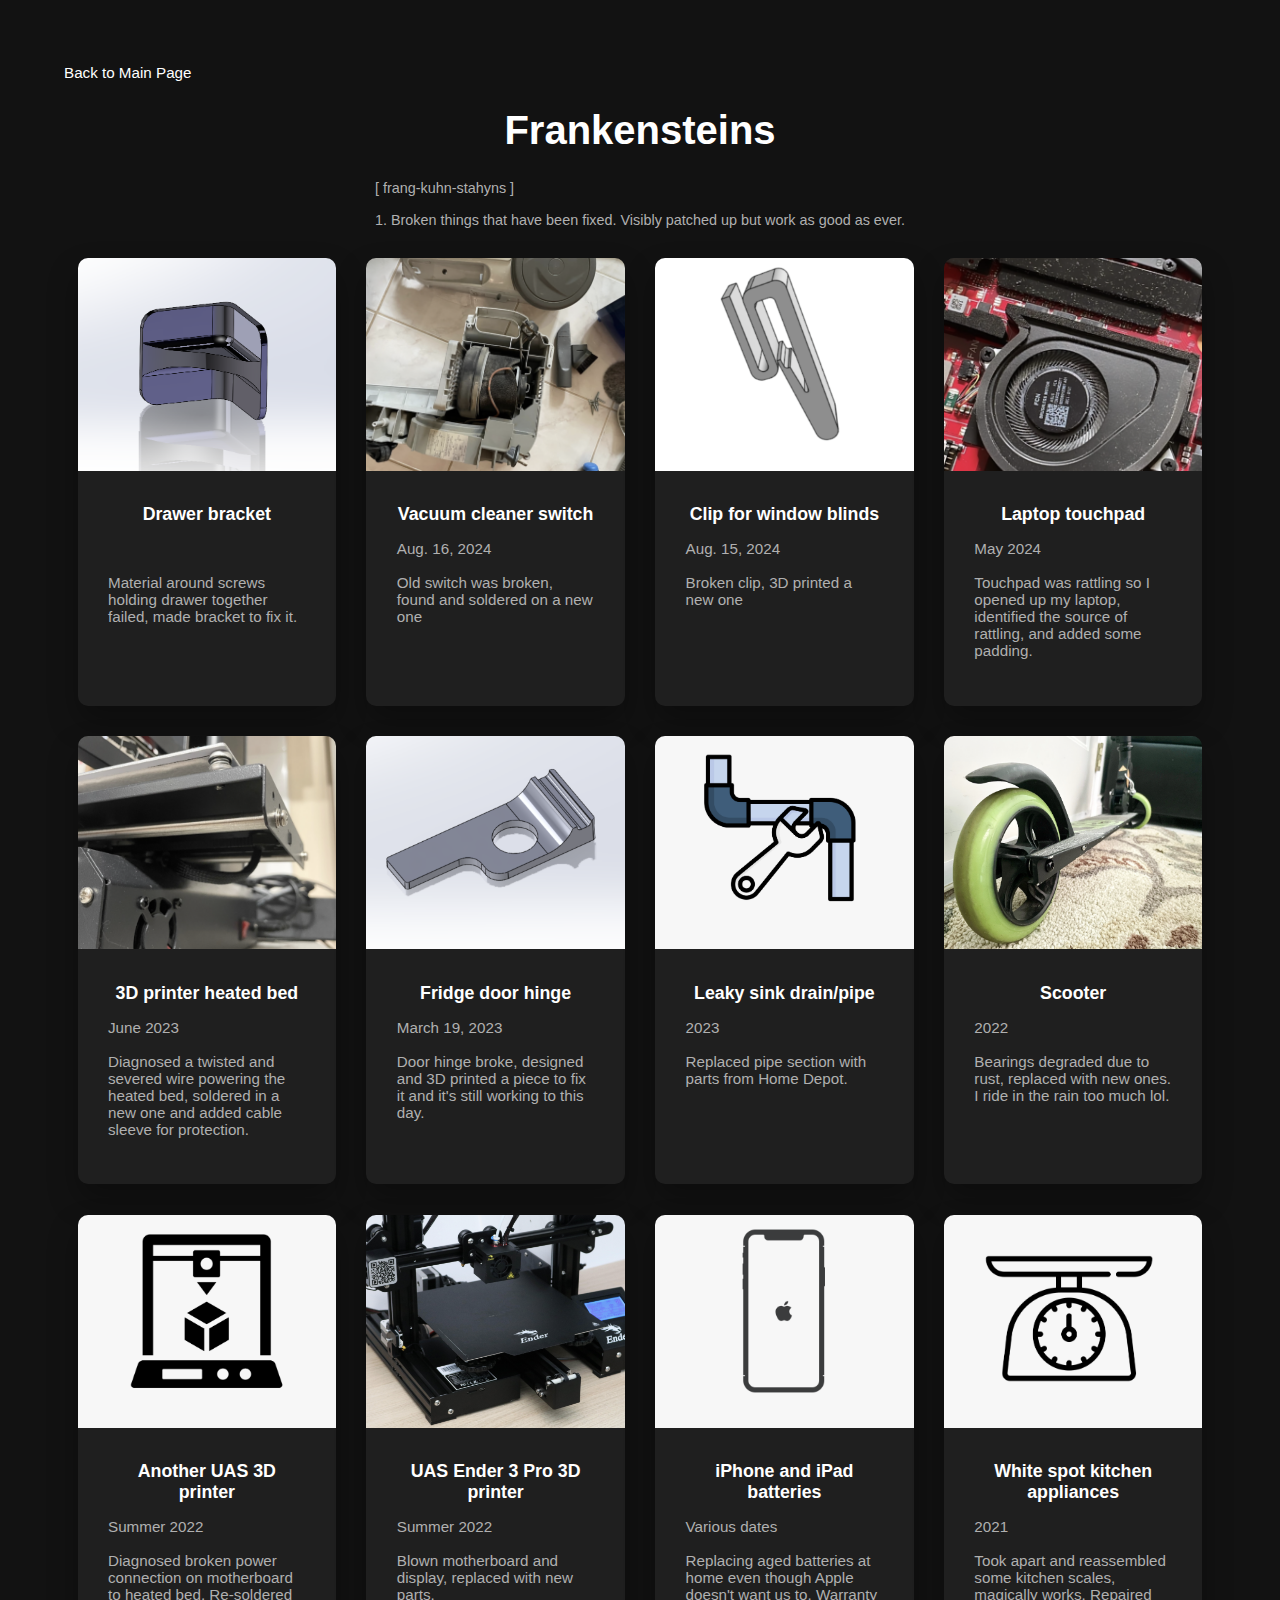
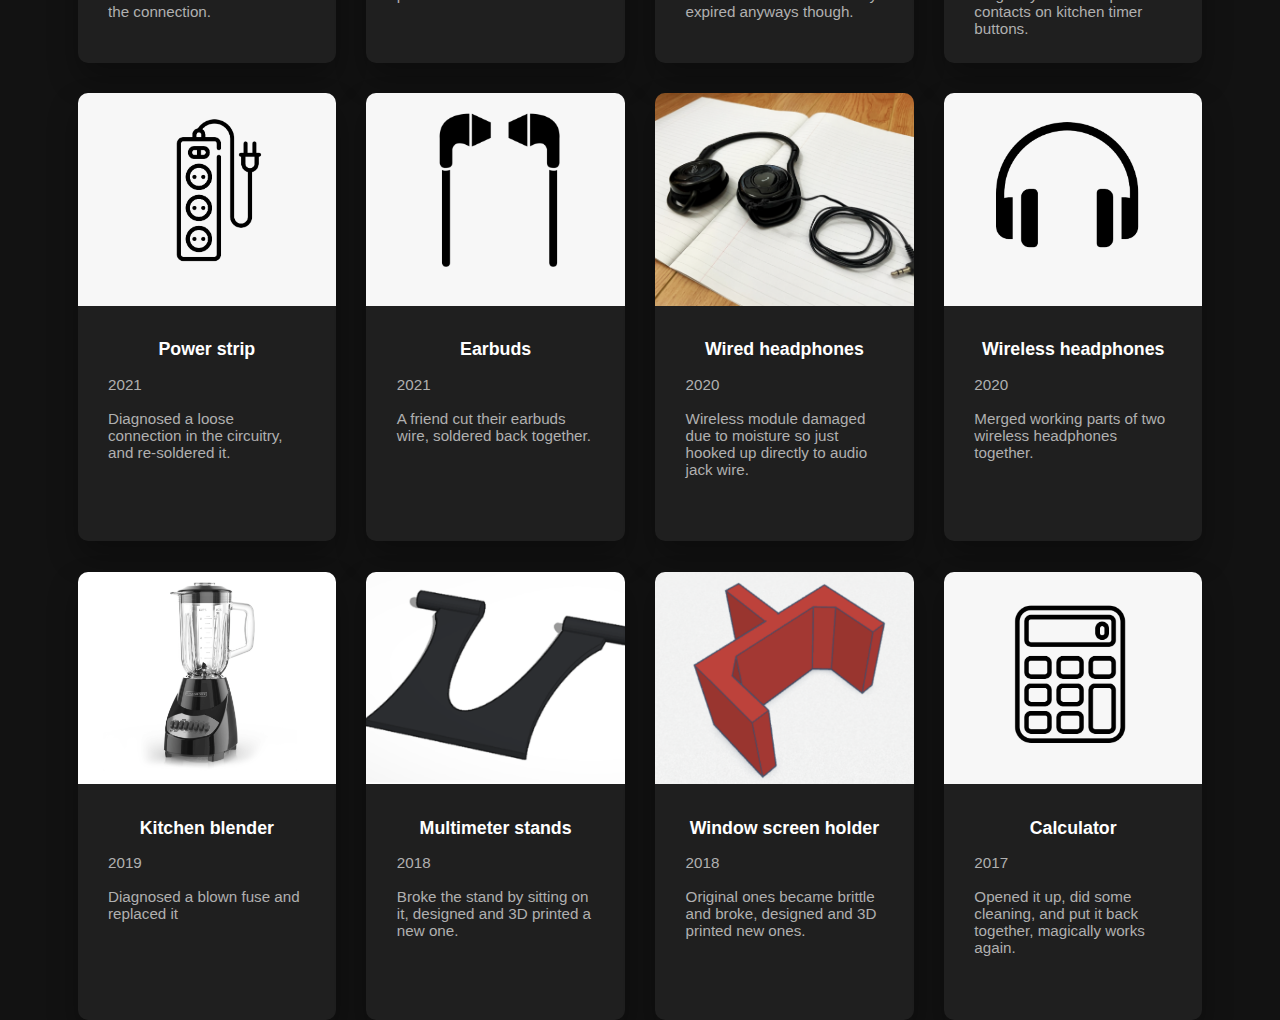
<file: frankensteins.html>
<!DOCTYPE html>
<html lang="en">
<head>
  <meta charset="UTF-8">
  <meta name="viewport" content="width=device-width, initial-scale=1.0">
  <title>Frankensteins</title>
  <link rel="stylesheet" href="main.css">
</head>

<body>

  <div class="back-to-main">
    <a href="index.html" class="main-button">Back to Main Page</a>
  </div>

  <h1>Frankensteins</h1>

  <div class="page-brief">
    [ frang-kuhn-stahyns ]<br><br>1. Broken things that have been fixed. Visibly patched up but work as good as ever.
  </div>

  <div class="container">

    <!-- <div class="card">
      <div class="card-header">
        <img src="images/" alt="Card Image">
      </div>
      <div class="card-body">
        <h3></h3>
        <p class="description"><br><br></p>
      </div>
    </div> -->

    <div class="card">
      <div class="card-header">
        <img src="images/f20.png" alt="Card Image">
      </div>
      <div class="card-body">
        <h3>Drawer bracket</h3>
        <p class="description"><br><br>Material around screws holding drawer together failed, made bracket to fix it.</p>
      </div>
    </div>

    <div class="card">
      <div class="card-header">
        <img src="images/f19.png" alt="Card Image">
      </div>
      <div class="card-body">
        <h3>Vacuum cleaner switch</h3>
        <p class="description">Aug. 16, 2024<br><br>Old switch was broken, found and soldered on a new one</p>
      </div>
    </div>

    <div class="card">
      <div class="card-header">
        <img src="images/f18.png" alt="Card Image">
      </div>
      <div class="card-body">
        <h3>Clip for window blinds</h3>
        <p class="description">Aug. 15, 2024<br><br>Broken clip, 3D printed a new one</p>
      </div>
    </div>

    <div class="card">
      <div class="card-header">
        <img src="images/f17.png" alt="Card Image">
      </div>
      <div class="card-body">
        <h3>Laptop touchpad</h3>
        <p class="description">May 2024<br><br>Touchpad was rattling so I opened up my laptop, identified the source of rattling, and added some padding.</p>
      </div>
    </div>

    <div class="card">
      <div class="card-header">
        <img src="images/f16.png" alt="Card Image">
      </div>
      <div class="card-body">
        <h3>3D printer heated bed</h3>
        <p class="description">June 2023<br><br>Diagnosed a twisted and severed wire powering the heated bed, soldered in a new one and added cable sleeve for protection.</p>
      </div>
    </div>

    <div class="card">
      <div class="card-header">
        <img src="images/f15.png" alt="Card Image">
      </div>
      <div class="card-body">
        <h3>Fridge door hinge</h3>
        <p class="description">March 19, 2023<br><br>Door hinge broke, designed and 3D printed a piece to fix it and it's still working to this day.</p>
      </div>
    </div>

    <div class="card">
      <div class="card-header">
        <img src="images/f14.png" alt="Card Image">
      </div>
      <div class="card-body">
        <h3>Leaky sink drain/pipe</h3>
        <p class="description">2023<br><br>Replaced pipe section with parts from Home Depot.</p>
      </div>
    </div>

    <div class="card">
      <div class="card-header">
        <img src="images/f13.png" alt="Card Image">
      </div>
      <div class="card-body">
        <h3>Scooter</h3>
        <p class="description">2022<br><br>Bearings degraded due to rust, replaced with new ones. I ride in the rain too much lol.</p>
      </div>
    </div>

    <div class="card">
      <div class="card-header">
        <img src="images/f12.png" alt="Card Image">
      </div>
      <div class="card-body">
        <h3>Another UAS 3D printer</h3>
        <p class="description">Summer 2022<br><br>Diagnosed broken power connection on motherboard to heated bed. Re-soldered the connection.</p>
      </div>
    </div>

    <div class="card">
      <div class="card-header">
        <img src="images/f11.png" alt="Card Image">
      </div>
      <div class="card-body">
        <h3>UAS Ender 3 Pro 3D printer</h3>
        <p class="description">Summer 2022<br><br>Blown motherboard and display, replaced with new parts.</p>
      </div>
    </div>

    <div class="card">
      <div class="card-header">
        <img src="images/f10.png" alt="Card Image">
      </div>
      <div class="card-body">
        <h3>iPhone and iPad batteries</h3>
        <p class="description">Various dates<br><br>Replacing aged batteries at home even though Apple doesn't want us to. Warranty expired anyways though.</p>
      </div>
    </div>

    <div class="card">
      <div class="card-header">
        <img src="images/f9.png" alt="Card Image">
      </div>
      <div class="card-body">
        <h3>White spot kitchen appliances</h3>
        <p class="description">2021<br><br>Took apart and reassembled some kitchen scales, magically works. Repaired contacts on kitchen timer buttons.</p>
      </div>
    </div>

    <div class="card">
      <div class="card-header">
        <img src="images/f8.png" alt="Card Image">
      </div>
      <div class="card-body">
        <h3>Power strip</h3>
        <p class="description">2021<br><br>Diagnosed a loose connection in the circuitry, and re-soldered it.</p>
      </div>
    </div>

    <div class="card">
      <div class="card-header">
        <img src="images/f7.png" alt="Card Image">
      </div>
      <div class="card-body">
        <h3>Earbuds</h3>
        <p class="description">2021<br><br>A friend cut their earbuds wire, soldered back together.</p>
      </div>
    </div>

    <div class="card">
      <div class="card-header">
        <img src="images/f6.png" alt="Card Image">
      </div>
      <div class="card-body">
        <h3>Wired headphones</h3>
        <p class="description">2020<br><br>Wireless module damaged due to moisture so just hooked up directly to audio jack wire.</p>
      </div>
    </div>

    <div class="card">
      <div class="card-header">
        <img src="images/f5.png" alt="Card Image">
      </div>
      <div class="card-body">
        <h3>Wireless headphones</h3>
        <p class="description">2020<br><br>Merged working parts of two wireless headphones together.</p>
      </div>
    </div>

    <div class="card">
      <div class="card-header">
        <img src="images/f4.png" alt="Card Image">
      </div>
      <div class="card-body">
        <h3>Kitchen blender</h3>
        <p class="description">2019<br><br>Diagnosed a blown fuse and replaced it</p>
      </div>
    </div>

    <div class="card">
      <div class="card-header">
        <img src="images/f3.png" alt="Card Image">
      </div>
      <div class="card-body">
        <h3>Multimeter stands</h3>
        <p class="description">2018<br><br>Broke the stand by sitting on it, designed and 3D printed a new one.</p>
      </div>
    </div>

    <div class="card">
      <div class="card-header">
        <img src="images/f2.png" alt="Card Image">
      </div>
      <div class="card-body">
        <h3>Window screen holder</h3>
        <p class="description">2018<br><br>Original ones became brittle and broke, designed and 3D printed new ones.</p>
      </div>
    </div>

    <div class="card">
      <div class="card-header">
        <img src="images/f1.png" alt="Card Image">
      </div>
      <div class="card-body">
        <h3>Calculator</h3>
        <p class="description">2017<br><br></b4>Opened it up, did some cleaning, and put it back together, magically works again.</p>
      </div>
    </div>

  </div>

</body>
</html>
</file>
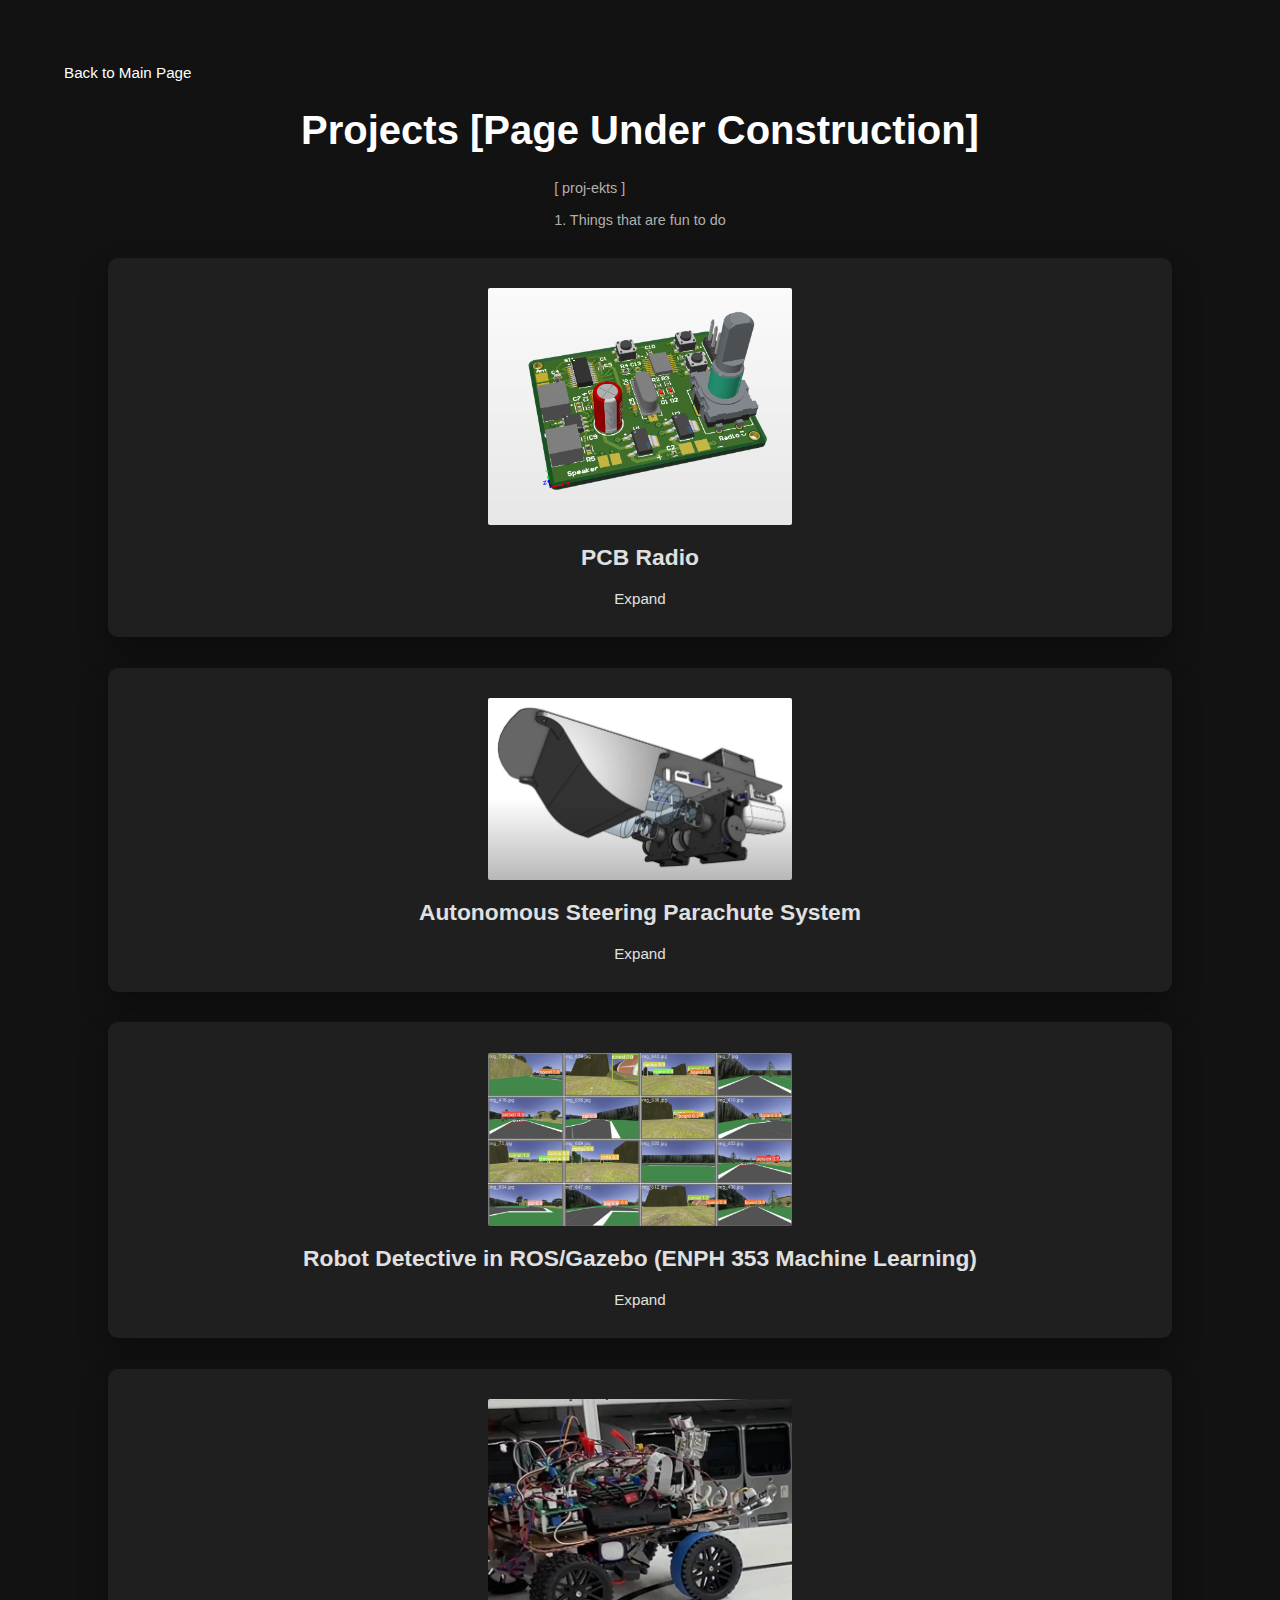
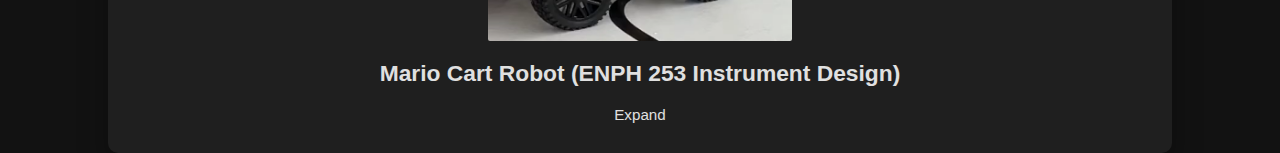
<file: projects.html>
<!DOCTYPE html>
<html lang="en">
<head>
  <meta charset="UTF-8">
  <meta name="viewport" content="width=device-width, initial-scale=1.0">
  <title>Projects</title>
  <link rel="stylesheet" href="main.css">
  <script src="scripts.js" defer></script>
</head>

<body>

  <div class="back-to-main">
    <a href="index.html" class="main-button">Back to Main Page</a>
  </div>

  <h1>Projects [Page Under Construction]</h1>

  <div class="page-brief">
    [ proj-ekts ] <br><br>1. Things that are fun to do
  </div>

  <div class="large-container">

    <!-- <div class="large-card" onclick="toggleCard(this)">
      <div class="large-card-header">
        <img src="images/">
        <div>
          <h2></h2>
          <p></p>
        </div>
        <span class="toggle-indicator">Expand</span>
      </div>
      <div class="large-card-body">
        <p></p>
      </div>
    </div> -->

    <div class="large-card" onclick="toggleCard(this)">
      <div class="large-card-header">
        <img src="images/proj_4a.png">
        <div>
          <h2>PCB Radio</h2>
          <p></p>
        </div>
        <span class="toggle-indicator">Expand</span>
      </div>
      <div class="large-card-body">
        <p>
          These datasheets were legit lifesavers:<br>
          <a href="https://www.skyworksinc.com/-/media/Skyworks/SL/documents/public/data-sheets/Si4704-05-D60.pdf">Si4704-05-D60</a><br>
          <a href="https://www.st.com/content/ccc/resource/technical/document/datasheet/a4/5d/0b/0e/87/c4/4d/71/DM00088500.pdf/files/DM00088500.pdf/jcr:content/translations/en.DM00088500.pdf">STM32F030</a><br>
          <a href="https://www.ti.com/lit/ds/symlink/lm386.pdf?HQS=dis-dk-null-digikeymode-dsf-pf-null-wwe&ts=1725694655778">LM386</a><br><br>
          <img src="images/proj_4b.png"><br>
          Above is the radio receiver IC circuit. Going to just find some wire lying around for the antenna. We want to match the impedance of the antenna to the impedance of the PCB trace to reduce reflection, and this can be done with capacitors/inductors as explained here: <a href="https://www.antenna-theory.com/tutorial/smith/smithchart5.php">https://www.antenna-theory.com/tutorial/smith/smithchart5.php</a>.
          Some capacitors to decouple power. RST pulled down to ground, connects to STM32 which will switch it on after it is powered on (to avoid possible corruption). <br><br>
          <img src="images/proj_4c.png"><br>
          Nothing much fancy here, just some buttons and LEDs and stuff. Datasheet says VDDA needs to be >= than VDD at all times so I hope the smaller capacitor does the trick lol. Also never tried using an oscillator before but apparently the built in oscillator is not that good. Too lazy to add USB so just going to flash with SWD.<br><br>
          <img src="images/proj_4d.png"><br>
          Audio amplifier. I added a ton of potentiometers so I can adjust the gain. Volume can also be communicated to the receiver IC from the microcontroller (allegedly). <br><br>
          <img src="images/proj_4f.png"><br>
          I expect the radio receiver stuff to be quite noisy. Tried my best to separate traces to the STM32 with a ground plane. I also kinda struggled placing vias so that they wouldn't cut off the ground plane in irregular ways and disrupt the return current.<br><br>
          Updates to come about reflow, firmware, and testing; stay tuned! :))
        </p>
      </div>
    </div>

    <div class="large-card" onclick="toggleCard(this)">
      <div class="large-card-header">
        <img src="images/proj_3a.png">
        <div>
          <h2>Autonomous Steering Parachute System</h2>
          <p></p>
        </div>
        <span class="toggle-indicator">Expand</span>
      </div>
      <div class="large-card-body">
        <p>
          The 2024 Student Unmanned Aerial Systems Competition challenged us to build an autonomous aircraft that would recognize drop locations while in the air and deliver packages (water bottles) to these location. The autonomous actuated parachute system was part of our design. 
          Below is a photo I took while debugging one of the parachute controllers outside at 2 am (just typical engineering things 😊). <br><br>
          <img src="images/proj_3b.JPG"><br><br>
          But my main (non administrative) contribution to this project was the parachute release system. Basically, I used an ESP32 integrate several core features. It had a UART link with the aircraft flight controller to retrieve GPS coordinates, wind speed, etc. and another UART to the Raspberry Pi performing image recognition in order to retrieve airdrop locations. It took me quite a bit of effort to figure out the communication with the flight controller, which used MAVlink protocol (see <a href="https://docs.google.com/document/d/1zcoyNXkLpVM52TL6w4KOIsLQ9JFzRrI6FuTp3FYnV9o/edit?usp=sharing">logbook</a> for the struggles 🙂). Then, this ESP also communicated wirelessly using ESP-NOW to the parachute microcontrollers to tell them which GPS coordinate they should steer to. Finally, it also sent commands to the servos that release the parachutes.
          Phew!<br><br>
          Also got to breathe in some solder fumes (i.e. soldering a circuit board for the system) which is always fun.<br><br>
          See our <a href = https://youtu.be/uPUhEQwM66M?t=212>technical design video</a> for more details!
        </p>
      </div>
    </div>

    <div class="large-card" onclick="toggleCard(this)">
      <div class="large-card-header">
        <img src="images/proj_2a.png">
        <div>
          <h2>Robot Detective in ROS/Gazebo (ENPH 353 Machine Learning)</h2>
          <p></p>
        </div>
        <span class="toggle-indicator">Expand</span>
      </div>
      <div class="large-card-body">
        <p>
          The competition goal for this project was drive a robot in simulation to read clue boards and avoid obstacles. I won't go through all the technical details of this project, but instead refer you to my <a href="https://docs.google.com/document/d/1qg5JYXiDFrrIvWMGPwTN0M9dttZtQwkD1yE36euqpI0/edit?usp=sharing">logbook</a>. Being in possession of a forgetful goldfish brain, I like to write extensive documentation, which serves as both a memory aid but also as a way for me to think through problems. The below image was actually taken from my logbook. (What in the world would I do without it?)<br><br>
          <img src="images/proj_2b.png"><br><br>
          One fun thing I did do in this project was train a YOLO neural network to detect obstacles. I knew this was a bit overkill (most other teams used color thresholding or frame differencing) but I wanted to take on the challenge because YOLO is cool. A few hundred manually labelled images later, I got obstacle detection working surprisingly well!
        </p>
      </div>
    </div>

    <div class="large-card" onclick="toggleCard(this)">
      <div class="large-card-header">
        <img src="images/proj_1a.png">
        <div>
          <h2>Mario Cart Robot (ENPH 253 Instrument Design)</h2>
          <p></p>
        </div>
        <span class="toggle-indicator">Expand</span>
      </div>
      <div class="large-card-body">
        <p>
          This competition was Mario Kart racing but in real life! In teams of four, we were tasked to follow a track around the competition surface while picking up mystery boxes, avoiding bombs, and navigating through shortcuts if so desired.<br><br>
          I was really excited to learn how to design PCBs for our robot, so I binged a ton of YouTube videos (thank you <a href="https://www.youtube.com/@RobertFeranec">Robert Feranec</a> 🙏), made an H-bridge, and ordered it all before the course started haha. <br><br>
          It turns out that that was a good idea, since I was able to jump start development of the driving system. It took me more than a week to finally get a robot using front wheel (Ackermann) steering to follow tape all arounnd the track. I encountered quite a few difficulties along the way, including finding the optimal tuning for PID, dealing with slow response time, sensor noise, etc. Being the first team to have a front wheel steering drive working, I also pioneered the method of using torque vectoring to navigate tight turns, which many other teams also adopted.<br><br>
          <img src="images/proj_1b.png"><br><br>
          <img src="images/proj_1c.png"><br><br>
          Above is my second iteration of the H-bridge. My first one had a short since I did not realize that the manufacturer could not do blind vias. (Don't worry, it still worked! I just had to drill out the via haha.) At that time, I could actually draw the entire circuit from memory, and so finding the issue was quite easy with an oscilloscope. A more difficult issue I had to debug was actually caused by a defective batch of gate driver ICs that the lab had stocked.<br><br>
        </p>
      </div>
    </div>
    

  </div>

</body>
</html>
</file>
<file: main.css>
* {
  box-sizing: border-box; /* Include padding and border in width/height */
}

/* General dark mode setup */
body {
  background-color: #121212;
  color: #e0e0e0;
  font-family: 'Arial', sans-serif;
  margin: 0;
  padding: 5vw;
  height: 100vh;
  font-size: 0.95rem;
}

h1 {
  font-size: 2.5rem;
  color: #ffffff;
  text-align: center;
}

/* Container for the back-to-main button */
.back-to-main {
  display: flex;
  justify-content: flex-start;
}

.main-button {
  color: #ffffff;
  text-decoration: none;
}
.main-button:hover {
  color: #bbbbbb;
}

.page-brief {
  display: flex;
  justify-content: center;
  color: #b0b0b0;
  font-size: 0.9rem;
}


/* MAIN PAGE ------------------------------------------------------------ */

/* Main container centered on the page */
.main-container {
  display: flex;
  flex-direction: column;
  justify-content: center;
  align-items: center;
  height: 100vh;
}

/* Button container to align the buttons */
.button-container {
  display: flex;
  flex-wrap: wrap;
  justify-content: center;
  gap: 2em;
  width: 100%;
}

/* Button styling */
.button {
  padding: 1em 2em;
  background-color: #1f1f1f;
  color: #ffffff;
  text-decoration: none;
  border-radius: 8px;
  font-size: 1.2rem;
  width: 15em;
  transition: background-color 0.3s ease, transform 0.3s ease;
}

/* Style for the main text */
.main-text {
  display: block;
  font-weight: bold;
  padding-bottom: 1em;
}

/* Style for the subtext */
.subtext {
  display: block;
  font-size: 0.9rem;
  color: #b0b0b0;
  text-align: left;
}

.button:hover {
  background-color: #292929;
  transform: scale(1.05);
}


/* FRANKENSTEINS ----------------------------------------------------------- */

/* Container to hold the cards */
.container {
  display: flex;
  flex-wrap: wrap;
  justify-content: center;
  gap: 2em;
  margin-top: 2em;
}

/* Basic Card Styling */
.card {
  background-color: #1f1f1f;
  border-radius: 10px;
  box-shadow: 0 1em 2em rgba(0, 0, 0, 0.3);
  overflow: hidden;
  width: 17em;
  height: 28rem;
  cursor: pointer;
  transition: transform 0.3s ease, height 0.3s ease;
  display: flex;
  flex-direction: column;
}

/* Card Header (for image) */
.card-header img {
  width: 100%;
  height: 14em;
  object-fit: cover;
}

/* Card Body */
.card-body {
  padding: 2em;
  text-align: center;
  overflow-y: auto;
}

.card-body h3 {
  margin: 0;
  color: #fff;
}

.card-body .description {
  margin-top: 1em;
  color: #b0b0b0;
  text-align: left;
}

/* Expanded description when clicked */
.card.expanded .description {
  color: #e0e0e0;
}


/* PROJECTS -------------------------------------------------------------- */

.large-container {
  margin-top: 2em;
  display: flex;
  flex-direction: column;
  align-items: center;
  gap: 2em;
}

.large-container a {
  color: #4db8ff;
  text-decoration: none;
}
.large-container a:hover {
  text-decoration: underline;
}
.large-container a:visited {
  color: #a3a3ff;
}

.large-card {
  background-color: #1f1f1f;
  border-radius: 10px;
  box-shadow: 0 1em 2em rgba(0, 0, 0, 0.3);
  overflow: hidden;
  padding: 2em;
  transition: max-height 0.3s ease, transform 0.3s ease;
  width: 70em; /* Default width */
  max-width: 100%; /* Prevent growing beyond container */
  flex-shrink: 1; /* Allows shrinking */
}

.large-card-header {
  display: flex;
  flex-direction: column;
  justify-content: space-between;
  align-items: center;
  cursor: pointer;
  text-align: center;
}
.large-card-header img {
  width: 20em;
  border-radius: 2px;
  max-width: 100%; /* Prevent growing beyond container */
  flex-shrink: 1; /* Allows shrinking */
}

.large-card-body {
  display: none; /* Initially hidden */
  line-height: 1.5rem;
}
.large-card-body img {
  width: 35em;
  border-radius: 2px;
  max-width: 100%; /* Prevent growing beyond container */
  flex-shrink: 1; /* Allows shrinking */
}

.large-card.expanded .large-card-body {
  display: block; /* Show the body when expanded */
}

.large-card.expanded {
  transform: scale(1.01);
}
</file>
